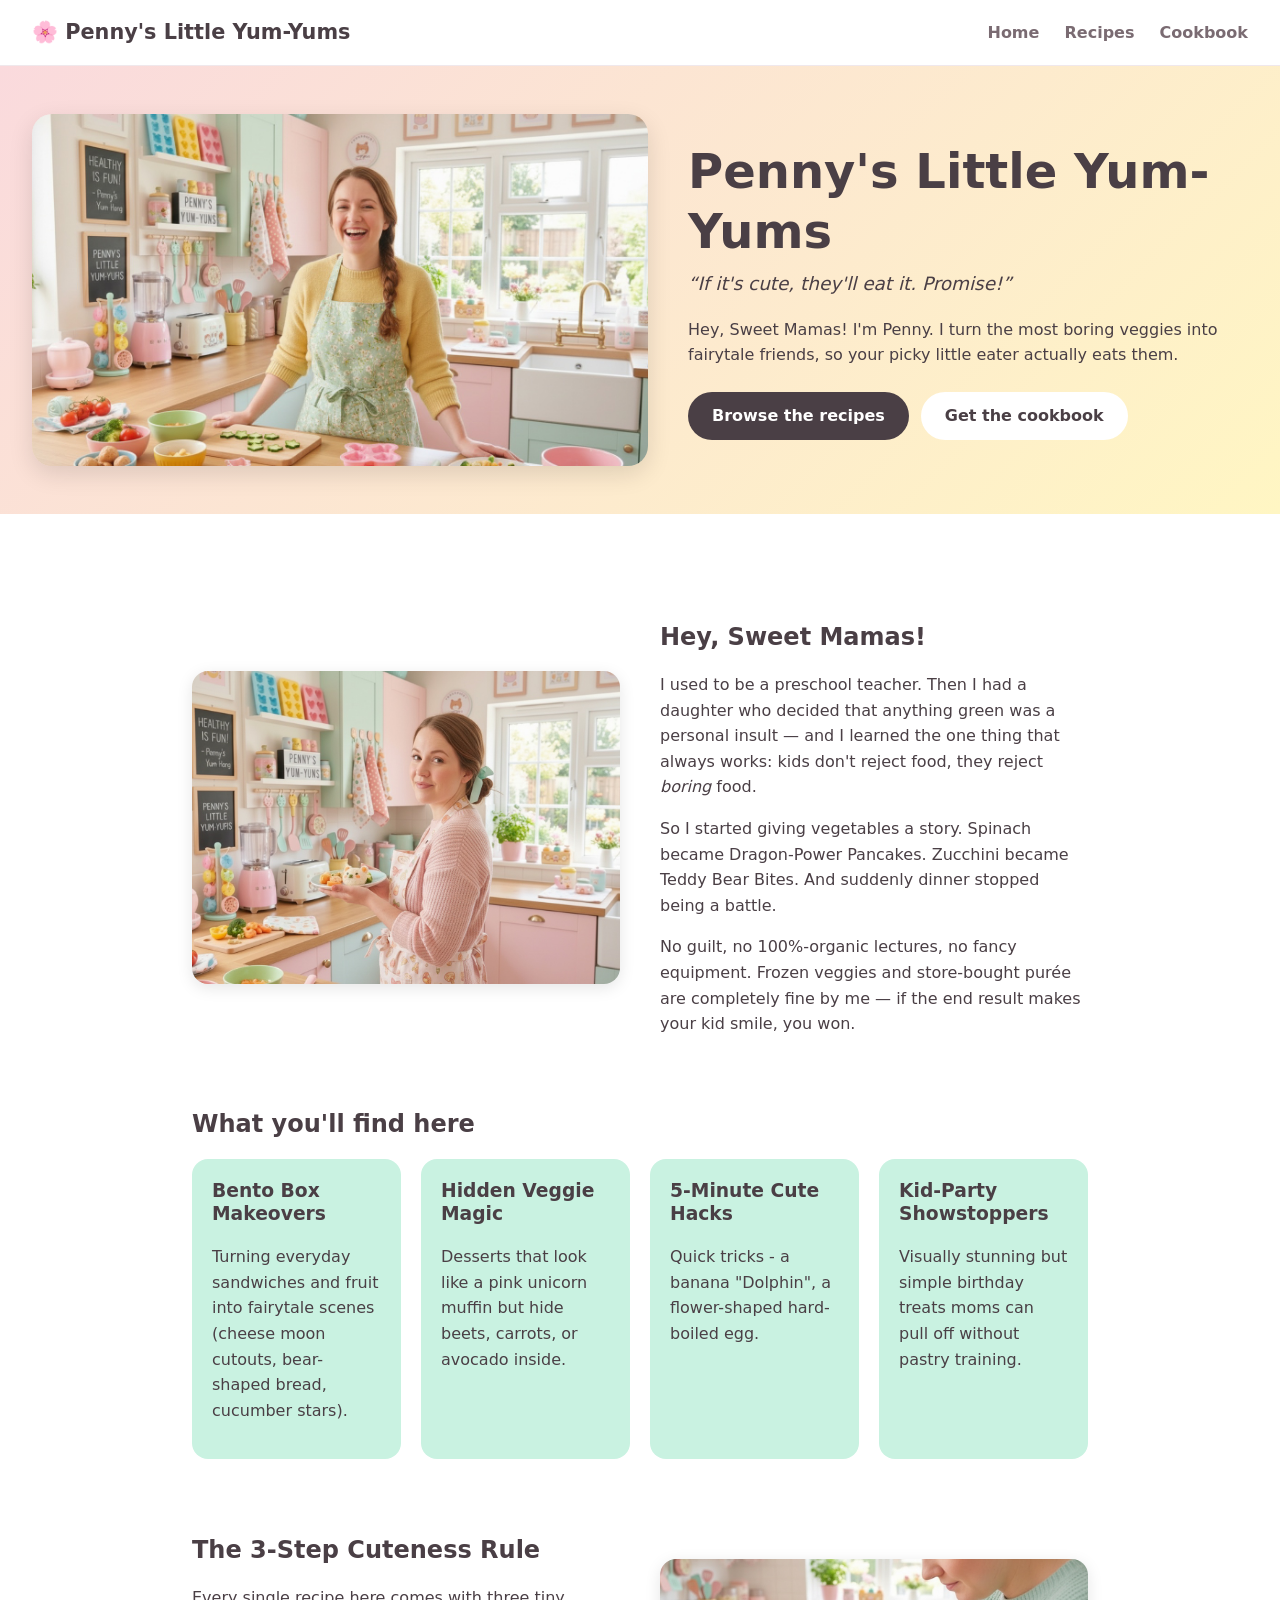
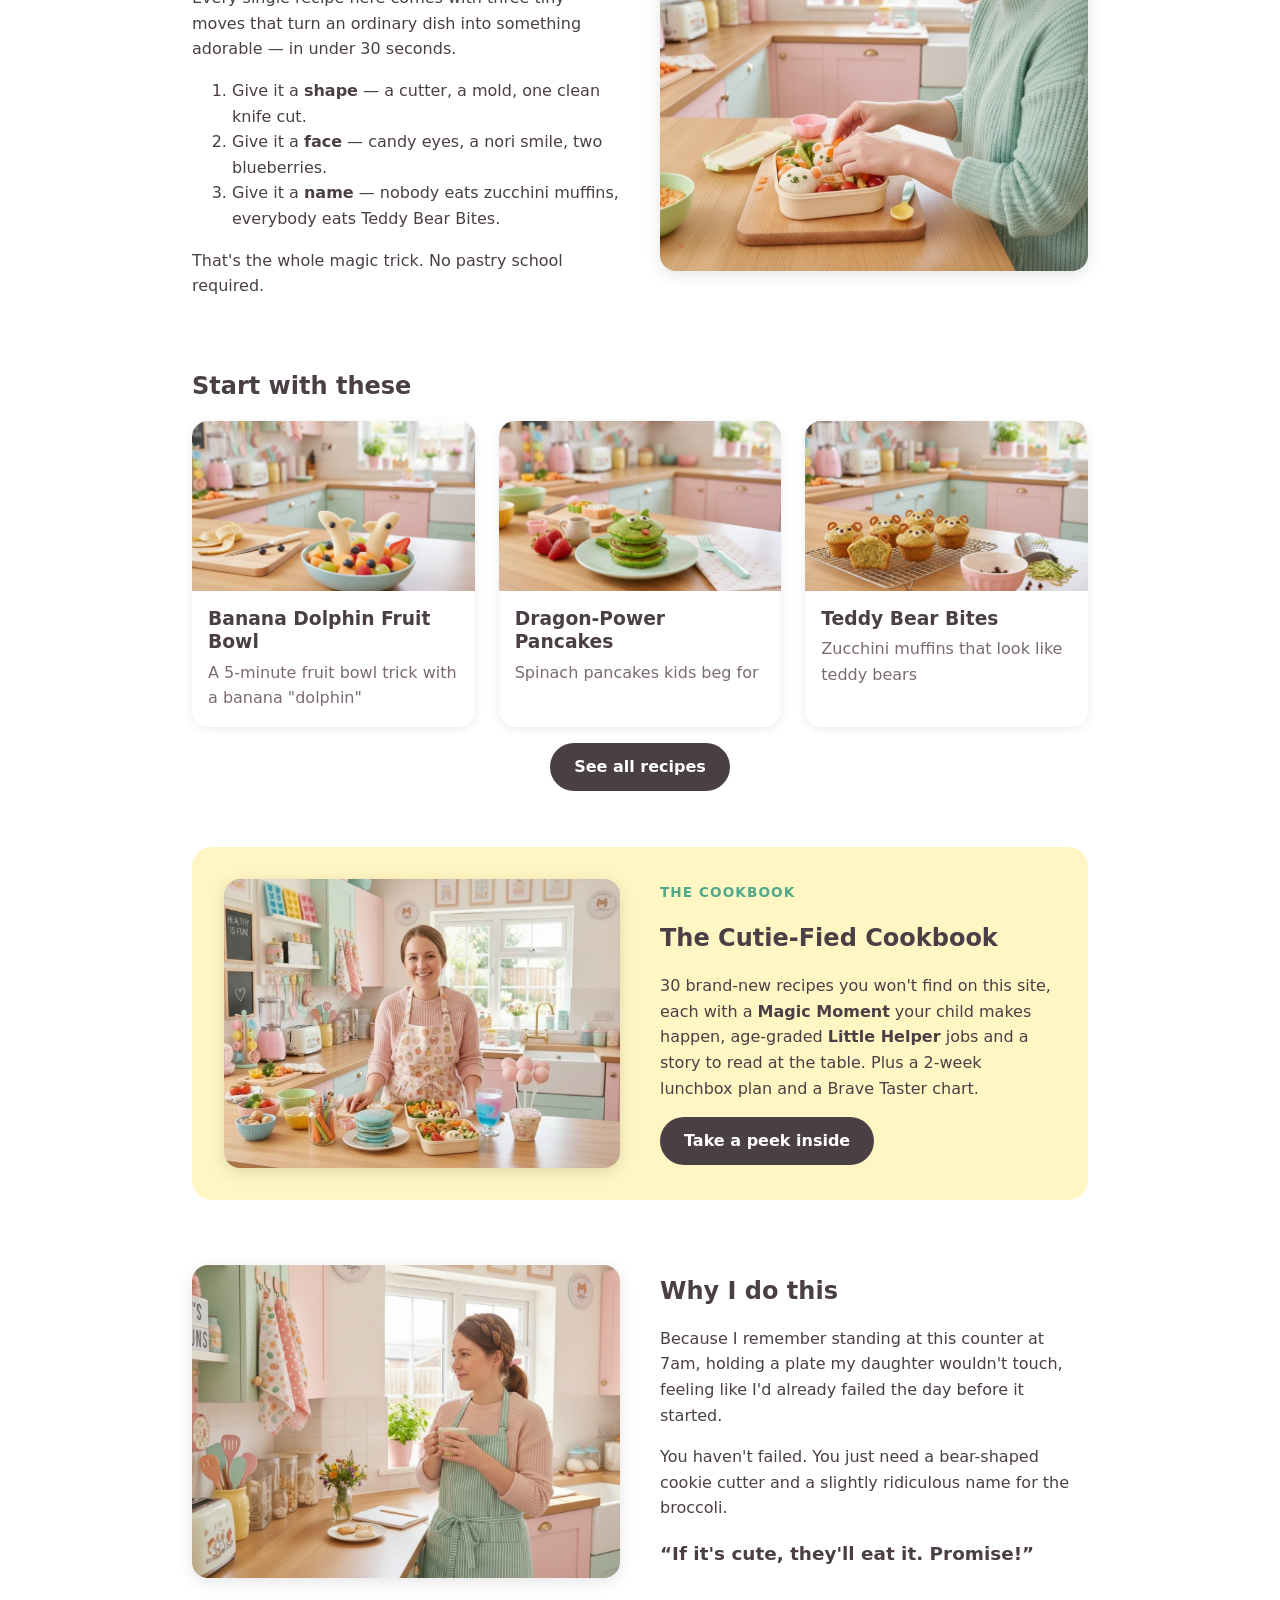
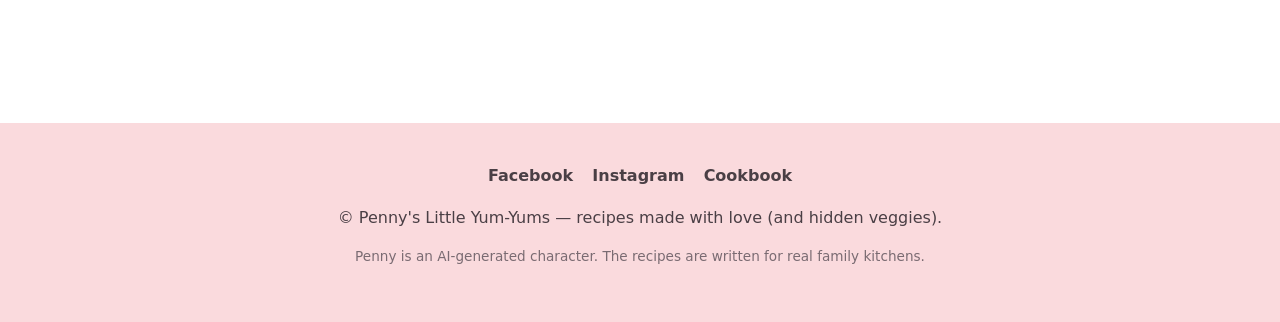
<file: index.html>
<!DOCTYPE html>
<html lang="en">
<head>
<meta charset="UTF-8">
<meta name="viewport" content="width=device-width, initial-scale=1.0">
<title>Penny&#x27;s Little Yum-Yums</title>
<meta name="description" content="Penny doesn&#x27;t just share recipes - she makes food &quot;sellable&quot; to kids by turning it into a story (spinach becomes &quot;Dragon-Power Pancakes&quot;), and gives moms Instagram-worthy bento boxes in the process.">
<meta property="og:site_name" content="Penny&#x27;s Little Yum-Yums">
<meta property="og:type" content="website">
<meta property="og:title" content="Penny&#x27;s Little Yum-Yums">
<meta property="og:description" content="Penny doesn&#x27;t just share recipes - she makes food &quot;sellable&quot; to kids by turning it into a story (spinach becomes &quot;Dragon-Power Pancakes&quot;), and gives moms Instagram-worthy bento boxes in the process.">
<meta property="og:url" content="https://paift.github.io/PennyWeb/">
<meta property="og:image" content="https://paift.github.io/PennyWeb/assets/img/penny-welcome.jpg">

<link rel="stylesheet" href="assets/css/style.css">
</head>
<body>
<nav class="nav">
  <a href="index.html" class="logo">🌸 Penny&#x27;s Little Yum-Yums</a>
  <div class="nav-links">
    <a href="index.html">Home</a>
    <a href="recipes/index.html">Recipes</a>
    <a href="cookbook/index.html">Cookbook</a>
  </div>
</nav>


<header class="home-hero">
  <img src="assets/img/penny-welcome.jpg" alt="Penny in her pastel kitchen">
  <div class="home-hero-text">
    <h1>Penny&#x27;s Little Yum-Yums</h1>
    <p class="tagline">&ldquo;If it&#x27;s cute, they&#x27;ll eat it. Promise!&rdquo;</p>
    <p>Hey, Sweet Mamas! I'm Penny. I turn the most boring veggies into
    fairytale friends, so your picky little eater actually eats them.</p>
    <div class="btn-row">
      <a class="btn" href="recipes/index.html">Browse the recipes</a>
      <a class="btn btn-secondary" href="cookbook/index.html">Get the cookbook</a>
    </div>
  </div>
</header>

<main>
  <section class="split">
    <img src="assets/img/penny-portrait.jpg" alt="Penny holding a bear-shaped rice ball" loading="lazy">
    <div>
      <h2>Hey, Sweet Mamas!</h2>
      <p>I used to be a preschool teacher. Then I had a daughter who decided
      that anything green was a personal insult &mdash; and I learned the one
      thing that always works: kids don't reject food, they reject
      <em>boring</em> food.</p>
      <p>So I started giving vegetables a story. Spinach became
      Dragon-Power Pancakes. Zucchini became Teddy Bear Bites. And suddenly
      dinner stopped being a battle.</p>
      <p>No guilt, no 100%-organic lectures, no fancy equipment. Frozen veggies
      and store-bought pur&eacute;e are completely fine by me &mdash; if the end
      result makes your kid smile, you won.</p>
    </div>
  </section>

  <section>
    <h2>What you'll find here</h2>
    <div class="pillars">
      <div class="pillar">
        <h3>Bento Box Makeovers</h3>
        <p>Turning everyday sandwiches and fruit into fairytale scenes (cheese moon cutouts, bear-shaped bread, cucumber stars).
</p>
      </div>
      <div class="pillar">
        <h3>Hidden Veggie Magic</h3>
        <p>Desserts that look like a pink unicorn muffin but hide beets, carrots, or avocado inside.
</p>
      </div>
      <div class="pillar">
        <h3>5-Minute Cute Hacks</h3>
        <p>Quick tricks - a banana &quot;Dolphin&quot;, a flower-shaped hard-boiled egg.
</p>
      </div>
      <div class="pillar">
        <h3>Kid-Party Showstoppers</h3>
        <p>Visually stunning but simple birthday treats moms can pull off without pastry training.
</p>
      </div>
    </div>
  </section>

  <section class="split reverse">
    <img src="assets/img/penny-bento-hands.jpg" alt="Penny cutting carrot flowers for a bento box" loading="lazy">
    <div>
      <h2>The 3-Step Cuteness Rule</h2>
      <p>Every single recipe here comes with three tiny moves that turn an
      ordinary dish into something adorable &mdash; in under 30 seconds.</p>
      <ol>
        <li>Give it a <strong>shape</strong> &mdash; a cutter, a mold, one clean knife cut.</li>
        <li>Give it a <strong>face</strong> &mdash; candy eyes, a nori smile, two blueberries.</li>
        <li>Give it a <strong>name</strong> &mdash; nobody eats zucchini muffins, everybody eats Teddy Bear Bites.</li>
      </ol>
      <p>That's the whole magic trick. No pastry school required.</p>
    </div>
  </section>

  <section>
    <h2>Start with these</h2>
    <div class="grid">
      <a class="card" href="recipes/banana-dolphin-fruit-bowl.html">
        <img src="assets/img/banana-dolphin-fruit-bowl.jpg" alt="Banana Dolphin Fruit Bowl" loading="lazy">
        <div class="card-body">
          <h3>Banana Dolphin Fruit Bowl</h3>
          <p>A 5-minute fruit bowl trick with a banana &quot;dolphin&quot;</p>
        </div>
      </a>
      <a class="card" href="recipes/dragon-power-pancakes.html">
        <img src="assets/img/dragon-power-pancakes.jpg" alt="Dragon-Power Pancakes" loading="lazy">
        <div class="card-body">
          <h3>Dragon-Power Pancakes</h3>
          <p>Spinach pancakes kids beg for</p>
        </div>
      </a>
      <a class="card" href="recipes/teddy-bear-bites.html">
        <img src="assets/img/teddy-bear-bites.jpg" alt="Teddy Bear Bites" loading="lazy">
        <div class="card-body">
          <h3>Teddy Bear Bites</h3>
          <p>Zucchini muffins that look like teddy bears</p>
        </div>
      </a>
    </div>
    <p class="center"><a class="btn" href="recipes/index.html">See all recipes</a></p>
  </section>

  <section class="book-promo">
    <img src="assets/img/cookbook-cover.jpg" alt="Penny with recipes from the cookbook" loading="lazy">
    <div>
      <p class="eyebrow">The cookbook</p>
      <h2>The Cutie-Fied Cookbook</h2>
      <p>30 brand-new recipes you won't find on this site, each with a
      <strong>Magic Moment</strong> your child makes happen, age-graded
      <strong>Little Helper</strong> jobs and a story to read at the table.
      Plus a 2-week lunchbox plan and a Brave Taster chart.</p>
      <a class="btn" href="cookbook/index.html">Take a peek inside</a>
    </div>
  </section>

  <section class="split">
    <img src="assets/img/penny-tea-moment.jpg" alt="Penny with a cup of tea by the kitchen window" loading="lazy">
    <div>
      <h2>Why I do this</h2>
      <p>Because I remember standing at this counter at 7am, holding a plate
      my daughter wouldn't touch, feeling like I'd already failed the day
      before it started.</p>
      <p>You haven't failed. You just need a bear-shaped cookie cutter and
      a slightly ridiculous name for the broccoli.</p>
      <p class="catchphrase">&ldquo;If it&#x27;s cute, they&#x27;ll eat it. Promise!&rdquo;</p>
    </div>
  </section>
</main>

<footer>
  <div class="social"><a href="https://www.facebook.com/1367307663133346">Facebook</a><a href="https://www.instagram.com/pennys.yumyums/">Instagram</a><a href="https://pennyyumyums.gumroad.com/l/cutie-fied-cookbook">Cookbook</a></div>
  <p>&copy; Penny&#x27;s Little Yum-Yums &mdash; recipes made with love (and hidden veggies).</p>
  <p class="disclosure">Penny is an AI-generated character. The recipes are written for real family kitchens.</p>
</footer>

</body>
</html>
</file>
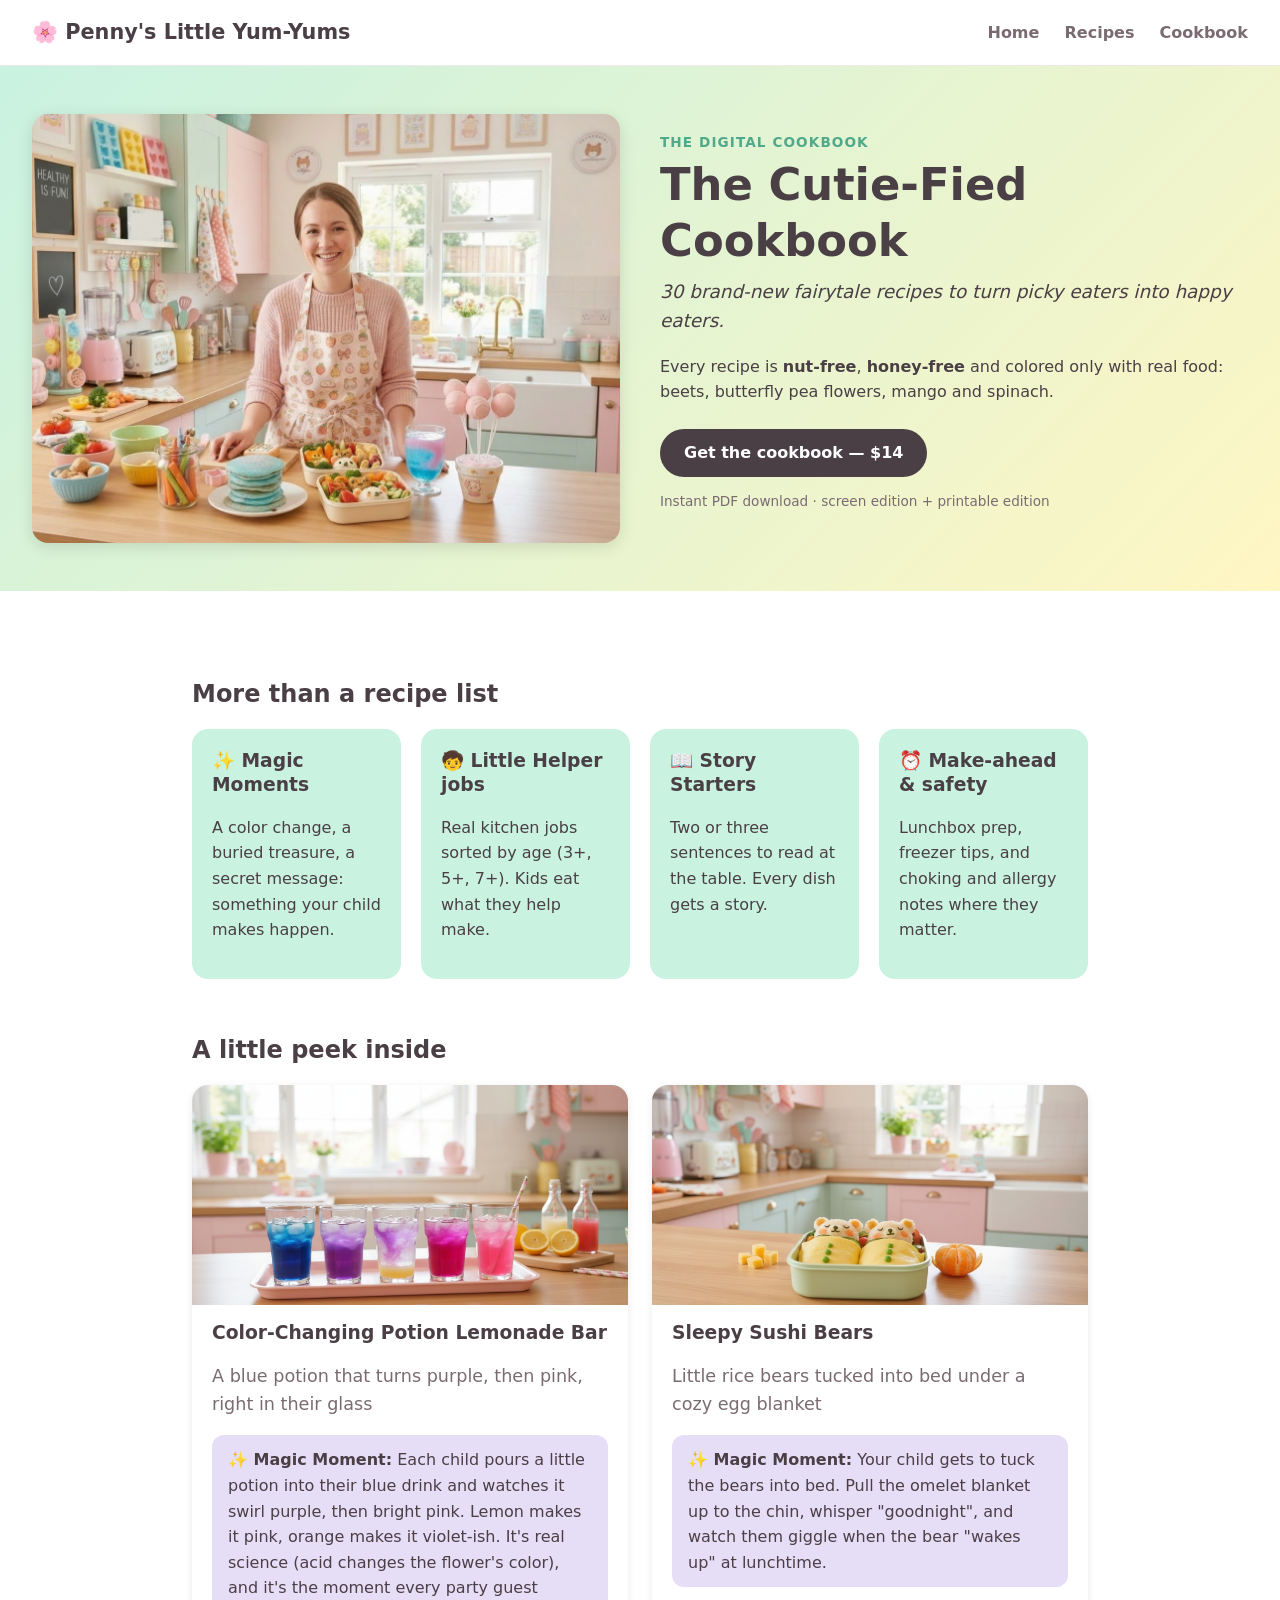
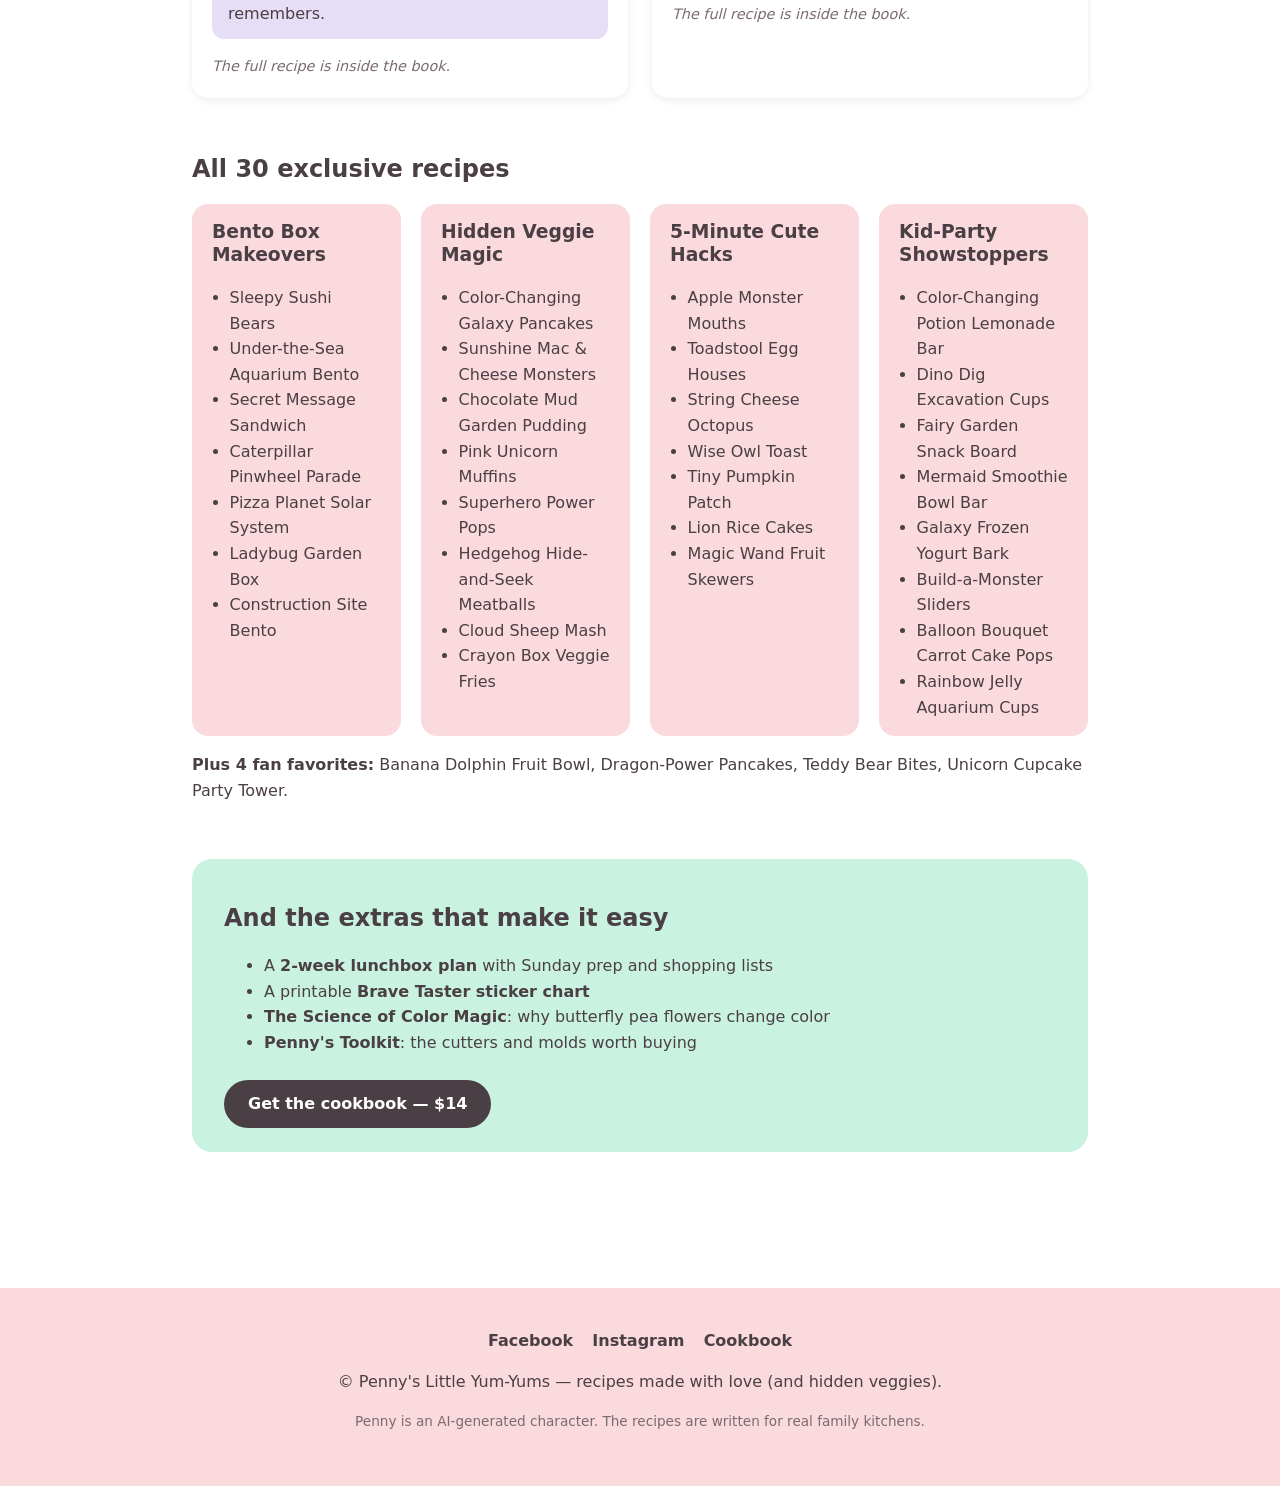
<file: cookbook/index.html>
<!DOCTYPE html>
<html lang="en">
<head>
<meta charset="UTF-8">
<meta name="viewport" content="width=device-width, initial-scale=1.0">
<title>The Cutie-Fied Cookbook | Penny&#x27;s Little Yum-Yums</title>
<meta name="description" content="30 exclusive kid-approved recipes with Magic Moments, a lunchbox plan and a Brave Taster chart.">
<meta property="og:site_name" content="Penny&#x27;s Little Yum-Yums">
<meta property="og:type" content="website">
<meta property="og:title" content="The Cutie-Fied Cookbook | Penny&#x27;s Little Yum-Yums">
<meta property="og:description" content="30 exclusive kid-approved recipes with Magic Moments, a lunchbox plan and a Brave Taster chart.">
<meta property="og:url" content="https://paift.github.io/PennyWeb/cookbook/index.html">
<meta property="og:image" content="https://paift.github.io/PennyWeb/assets/img/cookbook-cover.jpg">

<link rel="stylesheet" href="../assets/css/style.css">
</head>
<body>
<nav class="nav">
  <a href="../index.html" class="logo">🌸 Penny&#x27;s Little Yum-Yums</a>
  <div class="nav-links">
    <a href="../index.html">Home</a>
    <a href="../recipes/index.html">Recipes</a>
    <a href="../cookbook/index.html">Cookbook</a>
  </div>
</nav>


<header class="book-hero">
  <img src="../assets/img/cookbook-cover.jpg" alt="Penny with recipes from the cookbook">
  <div>
    <p class="eyebrow">The digital cookbook</p>
    <h1>The Cutie-Fied Cookbook</h1>
    <p class="tagline">30 brand-new fairytale recipes to turn picky eaters into happy eaters.</p>
    <p>Every recipe is <strong>nut-free</strong>, <strong>honey-free</strong> and colored
    only with real food: beets, butterfly pea flowers, mango and spinach.</p>
    <div class="btn-row"><a class="btn" href="https://pennyyumyums.gumroad.com/l/cutie-fied-cookbook?utm_source=website&amp;utm_medium=site&amp;utm_campaign=cookbook-page">Get the cookbook &mdash; $14</a></div>
    <p class="small">Instant PDF download &middot; screen edition + printable edition</p>
  </div>
</header>

<main>
  <section>
    <h2>More than a recipe list</h2>
    <div class="pillars">
      <div class="pillar"><h3>&#10024; Magic Moments</h3><p>A color change, a buried treasure, a secret message: something your child makes happen.</p></div>
      <div class="pillar"><h3>&#129490; Little Helper jobs</h3><p>Real kitchen jobs sorted by age (3+, 5+, 7+). Kids eat what they help make.</p></div>
      <div class="pillar"><h3>&#128214; Story Starters</h3><p>Two or three sentences to read at the table. Every dish gets a story.</p></div>
      <div class="pillar"><h3>&#9200; Make-ahead &amp; safety</h3><p>Lunchbox prep, freezer tips, and choking and allergy notes where they matter.</p></div>
    </div>
  </section>

  <section>
    <h2>A little peek inside</h2>
    <div class="teasers">
      <article class="teaser">
        <img src="../assets/img/teaser-color-changing-potion-lemonade.jpg" alt="Color-Changing Potion Lemonade Bar" loading="lazy">
        <div class="teaser-body">
          <h3>Color-Changing Potion Lemonade Bar</h3>
          <p class="subtitle">A blue potion that turns purple, then pink, right in their glass</p>
          <p class="magic"><strong>&#10024; Magic Moment:</strong> Each child pours a little potion into their blue drink and watches it swirl purple, then bright pink. Lemon makes it pink, orange makes it violet-ish. It&#x27;s real science (acid changes the flower&#x27;s color), and it&#x27;s the moment every party guest remembers.
</p>
          <p class="locked">The full recipe is inside the book.</p>
        </div>
      </article>
      <article class="teaser">
        <img src="../assets/img/teaser-sleepy-sushi-bears.jpg" alt="Sleepy Sushi Bears" loading="lazy">
        <div class="teaser-body">
          <h3>Sleepy Sushi Bears</h3>
          <p class="subtitle">Little rice bears tucked into bed under a cozy egg blanket</p>
          <p class="magic"><strong>&#10024; Magic Moment:</strong> Your child gets to tuck the bears into bed. Pull the omelet blanket up to the chin, whisper &quot;goodnight&quot;, and watch them giggle when the bear &quot;wakes up&quot; at lunchtime.
</p>
          <p class="locked">The full recipe is inside the book.</p>
        </div>
      </article>
    </div>
  </section>

  <section>
    <h2>All 30 exclusive recipes</h2>
    <div class="chapters"><div class="chapter-list"><h3>Bento Box Makeovers</h3><ul><li>Sleepy Sushi Bears</li><li>Under-the-Sea Aquarium Bento</li><li>Secret Message Sandwich</li><li>Caterpillar Pinwheel Parade</li><li>Pizza Planet Solar System</li><li>Ladybug Garden Box</li><li>Construction Site Bento</li></ul></div><div class="chapter-list"><h3>Hidden Veggie Magic</h3><ul><li>Color-Changing Galaxy Pancakes</li><li>Sunshine Mac &amp; Cheese Monsters</li><li>Chocolate Mud Garden Pudding</li><li>Pink Unicorn Muffins</li><li>Superhero Power Pops</li><li>Hedgehog Hide-and-Seek Meatballs</li><li>Cloud Sheep Mash</li><li>Crayon Box Veggie Fries</li></ul></div><div class="chapter-list"><h3>5-Minute Cute Hacks</h3><ul><li>Apple Monster Mouths</li><li>Toadstool Egg Houses</li><li>String Cheese Octopus</li><li>Wise Owl Toast</li><li>Tiny Pumpkin Patch</li><li>Lion Rice Cakes</li><li>Magic Wand Fruit Skewers</li></ul></div><div class="chapter-list"><h3>Kid-Party Showstoppers</h3><ul><li>Color-Changing Potion Lemonade Bar</li><li>Dino Dig Excavation Cups</li><li>Fairy Garden Snack Board</li><li>Mermaid Smoothie Bowl Bar</li><li>Galaxy Frozen Yogurt Bark</li><li>Build-a-Monster Sliders</li><li>Balloon Bouquet Carrot Cake Pops</li><li>Rainbow Jelly Aquarium Cups</li></ul></div></div>
    <p><strong>Plus 4 fan favorites:</strong> Banana Dolphin Fruit Bowl, Dragon-Power Pancakes, Teddy Bear Bites, Unicorn Cupcake Party Tower.</p>
  </section>

  <section class="extras">
    <h2>And the extras that make it easy</h2>
    <ul>
      <li>A <strong>2-week lunchbox plan</strong> with Sunday prep and shopping lists</li>
      <li>A printable <strong>Brave Taster sticker chart</strong></li>
      <li><strong>The Science of Color Magic</strong>: why butterfly pea flowers change color</li>
      <li><strong>Penny's Toolkit</strong>: the cutters and molds worth buying</li>
    </ul>
    <div class="btn-row"><a class="btn" href="https://pennyyumyums.gumroad.com/l/cutie-fied-cookbook?utm_source=website&amp;utm_medium=site&amp;utm_campaign=cookbook-page">Get the cookbook &mdash; $14</a></div>
  </section>
</main>

<footer>
  <div class="social"><a href="https://www.facebook.com/1367307663133346">Facebook</a><a href="https://www.instagram.com/pennys.yumyums/">Instagram</a><a href="https://pennyyumyums.gumroad.com/l/cutie-fied-cookbook">Cookbook</a></div>
  <p>&copy; Penny&#x27;s Little Yum-Yums &mdash; recipes made with love (and hidden veggies).</p>
  <p class="disclosure">Penny is an AI-generated character. The recipes are written for real family kitchens.</p>
</footer>

</body>
</html>
</file>
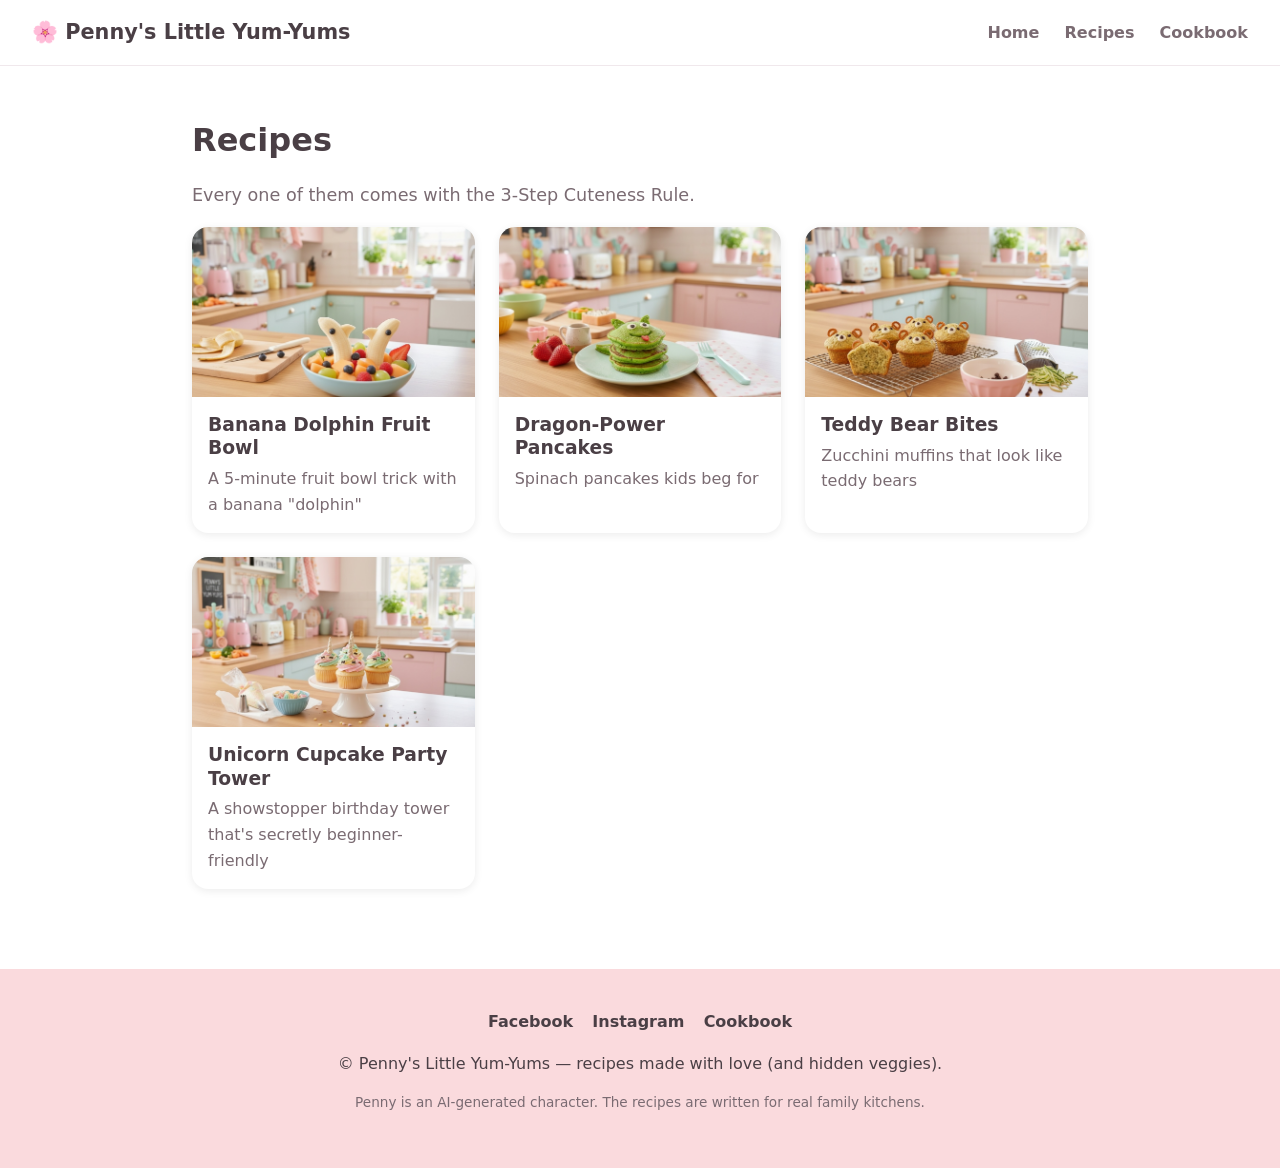
<file: recipes/index.html>
<!DOCTYPE html>
<html lang="en">
<head>
<meta charset="UTF-8">
<meta name="viewport" content="width=device-width, initial-scale=1.0">
<title>Recipes | Penny&#x27;s Little Yum-Yums</title>
<meta name="description" content="Cute, kid-approved recipes with hidden veggies and 30-second cuteness hacks.">
<meta property="og:site_name" content="Penny&#x27;s Little Yum-Yums">
<meta property="og:type" content="website">
<meta property="og:title" content="Recipes | Penny&#x27;s Little Yum-Yums">
<meta property="og:description" content="Cute, kid-approved recipes with hidden veggies and 30-second cuteness hacks.">
<meta property="og:url" content="https://paift.github.io/PennyWeb/recipes/index.html">
<meta property="og:image" content="https://paift.github.io/PennyWeb/assets/img/banana-dolphin-fruit-bowl.jpg">

<link rel="stylesheet" href="../assets/css/style.css">
</head>
<body>
<nav class="nav">
  <a href="../index.html" class="logo">🌸 Penny&#x27;s Little Yum-Yums</a>
  <div class="nav-links">
    <a href="../index.html">Home</a>
    <a href="../recipes/index.html">Recipes</a>
    <a href="../cookbook/index.html">Cookbook</a>
  </div>
</nav>


<main>
  <h1>Recipes</h1>
  <p class="subtitle">Every one of them comes with the 3-Step Cuteness Rule.</p>
  <div class="grid">
      <a class="card" href="banana-dolphin-fruit-bowl.html">
        <img src="../assets/img/banana-dolphin-fruit-bowl.jpg" alt="Banana Dolphin Fruit Bowl" loading="lazy">
        <div class="card-body">
          <h3>Banana Dolphin Fruit Bowl</h3>
          <p>A 5-minute fruit bowl trick with a banana &quot;dolphin&quot;</p>
        </div>
      </a>
      <a class="card" href="dragon-power-pancakes.html">
        <img src="../assets/img/dragon-power-pancakes.jpg" alt="Dragon-Power Pancakes" loading="lazy">
        <div class="card-body">
          <h3>Dragon-Power Pancakes</h3>
          <p>Spinach pancakes kids beg for</p>
        </div>
      </a>
      <a class="card" href="teddy-bear-bites.html">
        <img src="../assets/img/teddy-bear-bites.jpg" alt="Teddy Bear Bites" loading="lazy">
        <div class="card-body">
          <h3>Teddy Bear Bites</h3>
          <p>Zucchini muffins that look like teddy bears</p>
        </div>
      </a>
      <a class="card" href="unicorn-cupcake-party-tower.html">
        <img src="../assets/img/unicorn-cupcake-party-tower.jpg" alt="Unicorn Cupcake Party Tower" loading="lazy">
        <div class="card-body">
          <h3>Unicorn Cupcake Party Tower</h3>
          <p>A showstopper birthday tower that&#x27;s secretly beginner-friendly</p>
        </div>
      </a>
  </div>
</main>

<footer>
  <div class="social"><a href="https://www.facebook.com/1367307663133346">Facebook</a><a href="https://www.instagram.com/pennys.yumyums/">Instagram</a><a href="https://pennyyumyums.gumroad.com/l/cutie-fied-cookbook">Cookbook</a></div>
  <p>&copy; Penny&#x27;s Little Yum-Yums &mdash; recipes made with love (and hidden veggies).</p>
  <p class="disclosure">Penny is an AI-generated character. The recipes are written for real family kitchens.</p>
</footer>

</body>
</html>
</file>
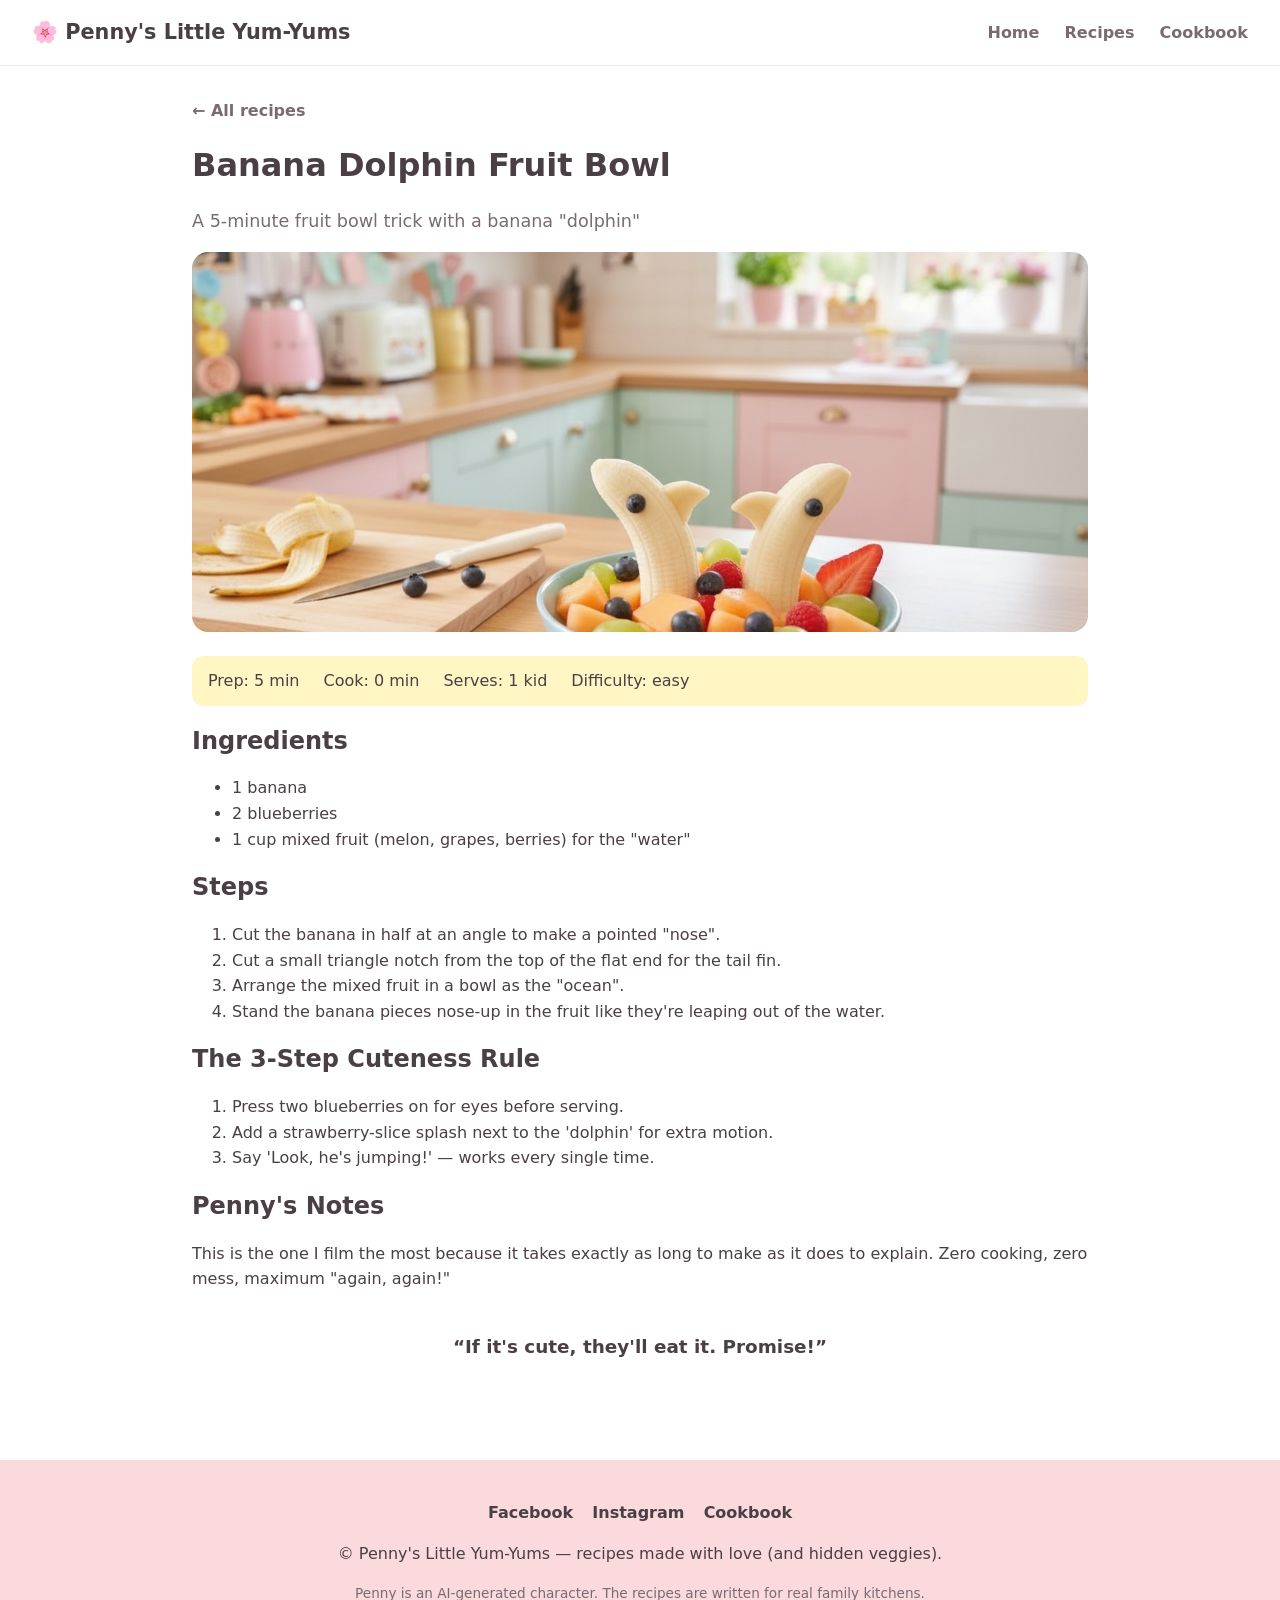
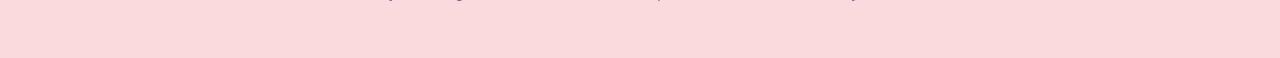
<file: recipes/banana-dolphin-fruit-bowl.html>
<!DOCTYPE html>
<html lang="en">
<head>
<meta charset="UTF-8">
<meta name="viewport" content="width=device-width, initial-scale=1.0">
<title>Banana Dolphin Fruit Bowl | Penny&#x27;s Little Yum-Yums</title>
<meta name="description" content="A 5-minute fruit bowl trick with a banana &quot;dolphin&quot;">
<meta property="og:site_name" content="Penny&#x27;s Little Yum-Yums">
<meta property="og:type" content="article">
<meta property="og:title" content="Banana Dolphin Fruit Bowl | Penny&#x27;s Little Yum-Yums">
<meta property="og:description" content="A 5-minute fruit bowl trick with a banana &quot;dolphin&quot;">
<meta property="og:url" content="https://paift.github.io/PennyWeb/recipes/banana-dolphin-fruit-bowl.html">
<meta property="og:image" content="https://paift.github.io/PennyWeb/assets/img/banana-dolphin-fruit-bowl.jpg">
<script type="application/ld+json">{"@context": "https://schema.org", "@type": "Recipe", "name": "Banana Dolphin Fruit Bowl", "description": "A 5-minute fruit bowl trick with a banana \"dolphin\"", "image": ["https://paift.github.io/PennyWeb/assets/img/banana-dolphin-fruit-bowl.jpg"], "author": {"@type": "Organization", "name": "Penny's Little Yum-Yums"}, "prepTime": "PT5M", "cookTime": "PT0M", "totalTime": "PT5M", "recipeYield": "1 kid", "recipeCategory": "Kids snack", "keywords": "picky eater, kids recipe, snack, no-cook, fruit", "recipeIngredient": ["1 banana", "2 blueberries", "1 cup mixed fruit (melon, grapes, berries) for the \"water\""], "recipeInstructions": [{"@type": "HowToStep", "text": "Cut the banana in half at an angle to make a pointed \"nose\"."}, {"@type": "HowToStep", "text": "Cut a small triangle notch from the top of the flat end for the tail fin."}, {"@type": "HowToStep", "text": "Arrange the mixed fruit in a bowl as the \"ocean\"."}, {"@type": "HowToStep", "text": "Stand the banana pieces nose-up in the fruit like they're leaping out of the water."}]}</script>
<link rel="stylesheet" href="../assets/css/style.css">
</head>
<body>
<nav class="nav">
  <a href="../index.html" class="logo">🌸 Penny&#x27;s Little Yum-Yums</a>
  <div class="nav-links">
    <a href="../index.html">Home</a>
    <a href="../recipes/index.html">Recipes</a>
    <a href="../cookbook/index.html">Cookbook</a>
  </div>
</nav>


<main class="recipe">
  <a class="back" href="index.html">&larr; All recipes</a>
  <h1>Banana Dolphin Fruit Bowl</h1>
  <p class="subtitle">A 5-minute fruit bowl trick with a banana &quot;dolphin&quot;</p>
  <img class="hero-image" src="../assets/img/banana-dolphin-fruit-bowl.jpg" alt="Banana Dolphin Fruit Bowl">
  
  <div class="meta">
    <span>Prep: 5 min</span>
    <span>Cook: 0 min</span>
    <span>Serves: 1 kid</span>
    <span>Difficulty: easy</span>
  </div>
  <h2>Ingredients</h2>
  <ul><li>1 banana</li><li>2 blueberries</li><li>1 cup mixed fruit (melon, grapes, berries) for the &quot;water&quot;</li></ul>
  <h2>Steps</h2>
  <ol><li>Cut the banana in half at an angle to make a pointed &quot;nose&quot;.</li><li>Cut a small triangle notch from the top of the flat end for the tail fin.</li><li>Arrange the mixed fruit in a bowl as the &quot;ocean&quot;.</li><li>Stand the banana pieces nose-up in the fruit like they&#x27;re leaping out of the water.</li></ol>
  <h2>The 3-Step Cuteness Rule</h2>
  <ol><li>Press two blueberries on for eyes before serving.</li><li>Add a strawberry-slice splash next to the &#x27;dolphin&#x27; for extra motion.</li><li>Say &#x27;Look, he&#x27;s jumping!&#x27; — works every single time.</li></ol>
  <h2>Penny's Notes</h2><p>This is the one I film the most because it takes exactly as long to make
as it does to explain. Zero cooking, zero mess, maximum &quot;again, again!&quot;</p>
  <p class="catchphrase">&ldquo;If it&#x27;s cute, they&#x27;ll eat it. Promise!&rdquo;</p>
</main>

<footer>
  <div class="social"><a href="https://www.facebook.com/1367307663133346">Facebook</a><a href="https://www.instagram.com/pennys.yumyums/">Instagram</a><a href="https://pennyyumyums.gumroad.com/l/cutie-fied-cookbook">Cookbook</a></div>
  <p>&copy; Penny&#x27;s Little Yum-Yums &mdash; recipes made with love (and hidden veggies).</p>
  <p class="disclosure">Penny is an AI-generated character. The recipes are written for real family kitchens.</p>
</footer>

</body>
</html>
</file>
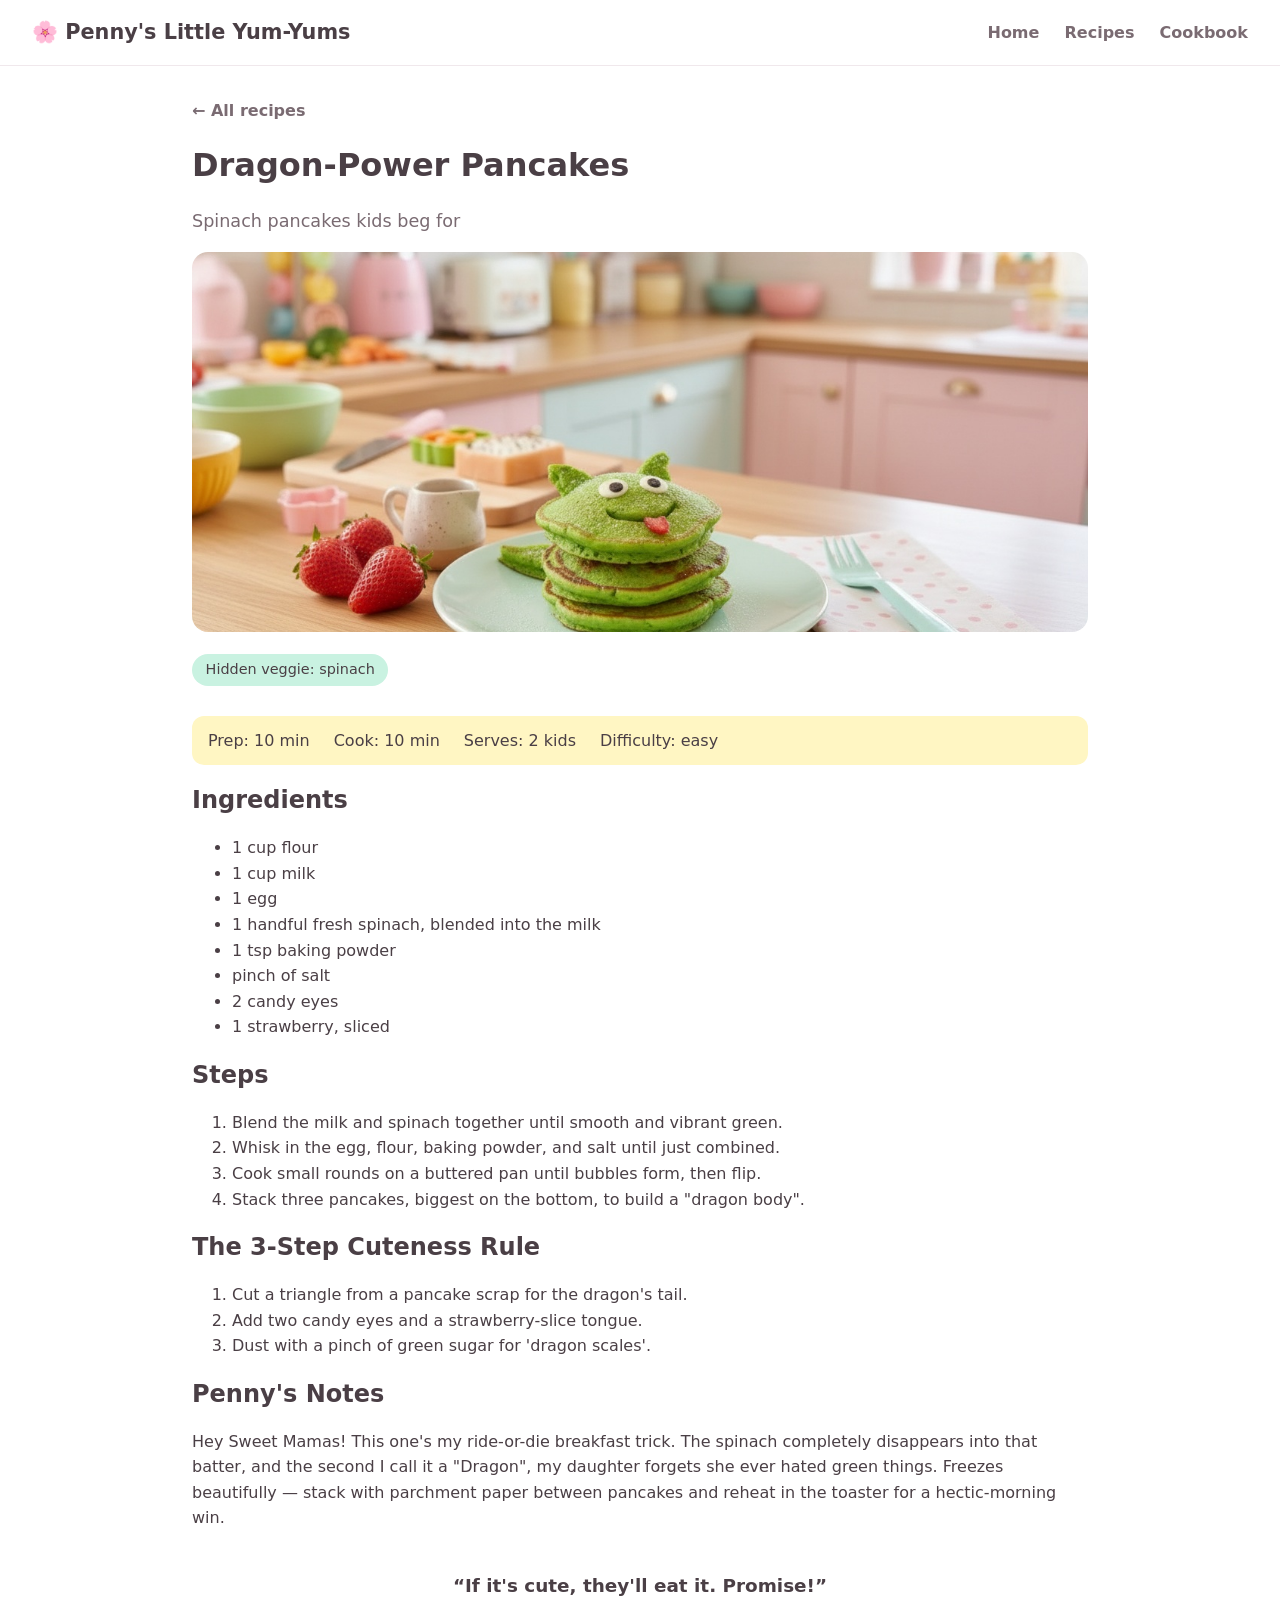
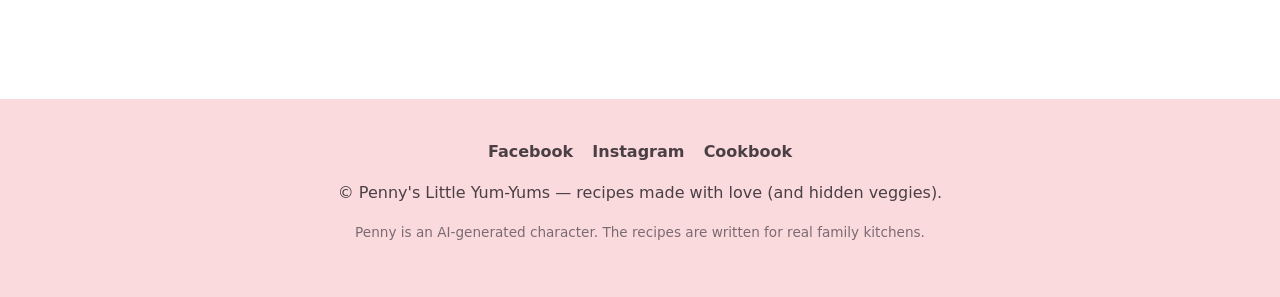
<file: recipes/dragon-power-pancakes.html>
<!DOCTYPE html>
<html lang="en">
<head>
<meta charset="UTF-8">
<meta name="viewport" content="width=device-width, initial-scale=1.0">
<title>Dragon-Power Pancakes | Penny&#x27;s Little Yum-Yums</title>
<meta name="description" content="Spinach pancakes kids beg for">
<meta property="og:site_name" content="Penny&#x27;s Little Yum-Yums">
<meta property="og:type" content="article">
<meta property="og:title" content="Dragon-Power Pancakes | Penny&#x27;s Little Yum-Yums">
<meta property="og:description" content="Spinach pancakes kids beg for">
<meta property="og:url" content="https://paift.github.io/PennyWeb/recipes/dragon-power-pancakes.html">
<meta property="og:image" content="https://paift.github.io/PennyWeb/assets/img/dragon-power-pancakes.jpg">
<script type="application/ld+json">{"@context": "https://schema.org", "@type": "Recipe", "name": "Dragon-Power Pancakes", "description": "Spinach pancakes kids beg for", "image": ["https://paift.github.io/PennyWeb/assets/img/dragon-power-pancakes.jpg"], "author": {"@type": "Organization", "name": "Penny's Little Yum-Yums"}, "prepTime": "PT10M", "cookTime": "PT10M", "totalTime": "PT20M", "recipeYield": "2 kids", "recipeCategory": "Kids snack", "keywords": "picky eater, kids recipe, breakfast, veggie-boost, freezer-friendly", "recipeIngredient": ["1 cup flour", "1 cup milk", "1 egg", "1 handful fresh spinach, blended into the milk", "1 tsp baking powder", "pinch of salt", "2 candy eyes", "1 strawberry, sliced"], "recipeInstructions": [{"@type": "HowToStep", "text": "Blend the milk and spinach together until smooth and vibrant green."}, {"@type": "HowToStep", "text": "Whisk in the egg, flour, baking powder, and salt until just combined."}, {"@type": "HowToStep", "text": "Cook small rounds on a buttered pan until bubbles form, then flip."}, {"@type": "HowToStep", "text": "Stack three pancakes, biggest on the bottom, to build a \"dragon body\"."}]}</script>
<link rel="stylesheet" href="../assets/css/style.css">
</head>
<body>
<nav class="nav">
  <a href="../index.html" class="logo">🌸 Penny&#x27;s Little Yum-Yums</a>
  <div class="nav-links">
    <a href="../index.html">Home</a>
    <a href="../recipes/index.html">Recipes</a>
    <a href="../cookbook/index.html">Cookbook</a>
  </div>
</nav>


<main class="recipe">
  <a class="back" href="index.html">&larr; All recipes</a>
  <h1>Dragon-Power Pancakes</h1>
  <p class="subtitle">Spinach pancakes kids beg for</p>
  <img class="hero-image" src="../assets/img/dragon-power-pancakes.jpg" alt="Dragon-Power Pancakes">
  <p class='veggie-badge'>Hidden veggie: spinach</p>
  <div class="meta">
    <span>Prep: 10 min</span>
    <span>Cook: 10 min</span>
    <span>Serves: 2 kids</span>
    <span>Difficulty: easy</span>
  </div>
  <h2>Ingredients</h2>
  <ul><li>1 cup flour</li><li>1 cup milk</li><li>1 egg</li><li>1 handful fresh spinach, blended into the milk</li><li>1 tsp baking powder</li><li>pinch of salt</li><li>2 candy eyes</li><li>1 strawberry, sliced</li></ul>
  <h2>Steps</h2>
  <ol><li>Blend the milk and spinach together until smooth and vibrant green.</li><li>Whisk in the egg, flour, baking powder, and salt until just combined.</li><li>Cook small rounds on a buttered pan until bubbles form, then flip.</li><li>Stack three pancakes, biggest on the bottom, to build a &quot;dragon body&quot;.</li></ol>
  <h2>The 3-Step Cuteness Rule</h2>
  <ol><li>Cut a triangle from a pancake scrap for the dragon&#x27;s tail.</li><li>Add two candy eyes and a strawberry-slice tongue.</li><li>Dust with a pinch of green sugar for &#x27;dragon scales&#x27;.</li></ol>
  <h2>Penny's Notes</h2><p>Hey Sweet Mamas! This one&#x27;s my ride-or-die breakfast trick. The spinach
completely disappears into that batter, and the second I call it a
&quot;Dragon&quot;, my daughter forgets she ever hated green things. Freezes
beautifully — stack with parchment paper between pancakes and reheat in
the toaster for a hectic-morning win.</p>
  <p class="catchphrase">&ldquo;If it&#x27;s cute, they&#x27;ll eat it. Promise!&rdquo;</p>
</main>

<footer>
  <div class="social"><a href="https://www.facebook.com/1367307663133346">Facebook</a><a href="https://www.instagram.com/pennys.yumyums/">Instagram</a><a href="https://pennyyumyums.gumroad.com/l/cutie-fied-cookbook">Cookbook</a></div>
  <p>&copy; Penny&#x27;s Little Yum-Yums &mdash; recipes made with love (and hidden veggies).</p>
  <p class="disclosure">Penny is an AI-generated character. The recipes are written for real family kitchens.</p>
</footer>

</body>
</html>
</file>
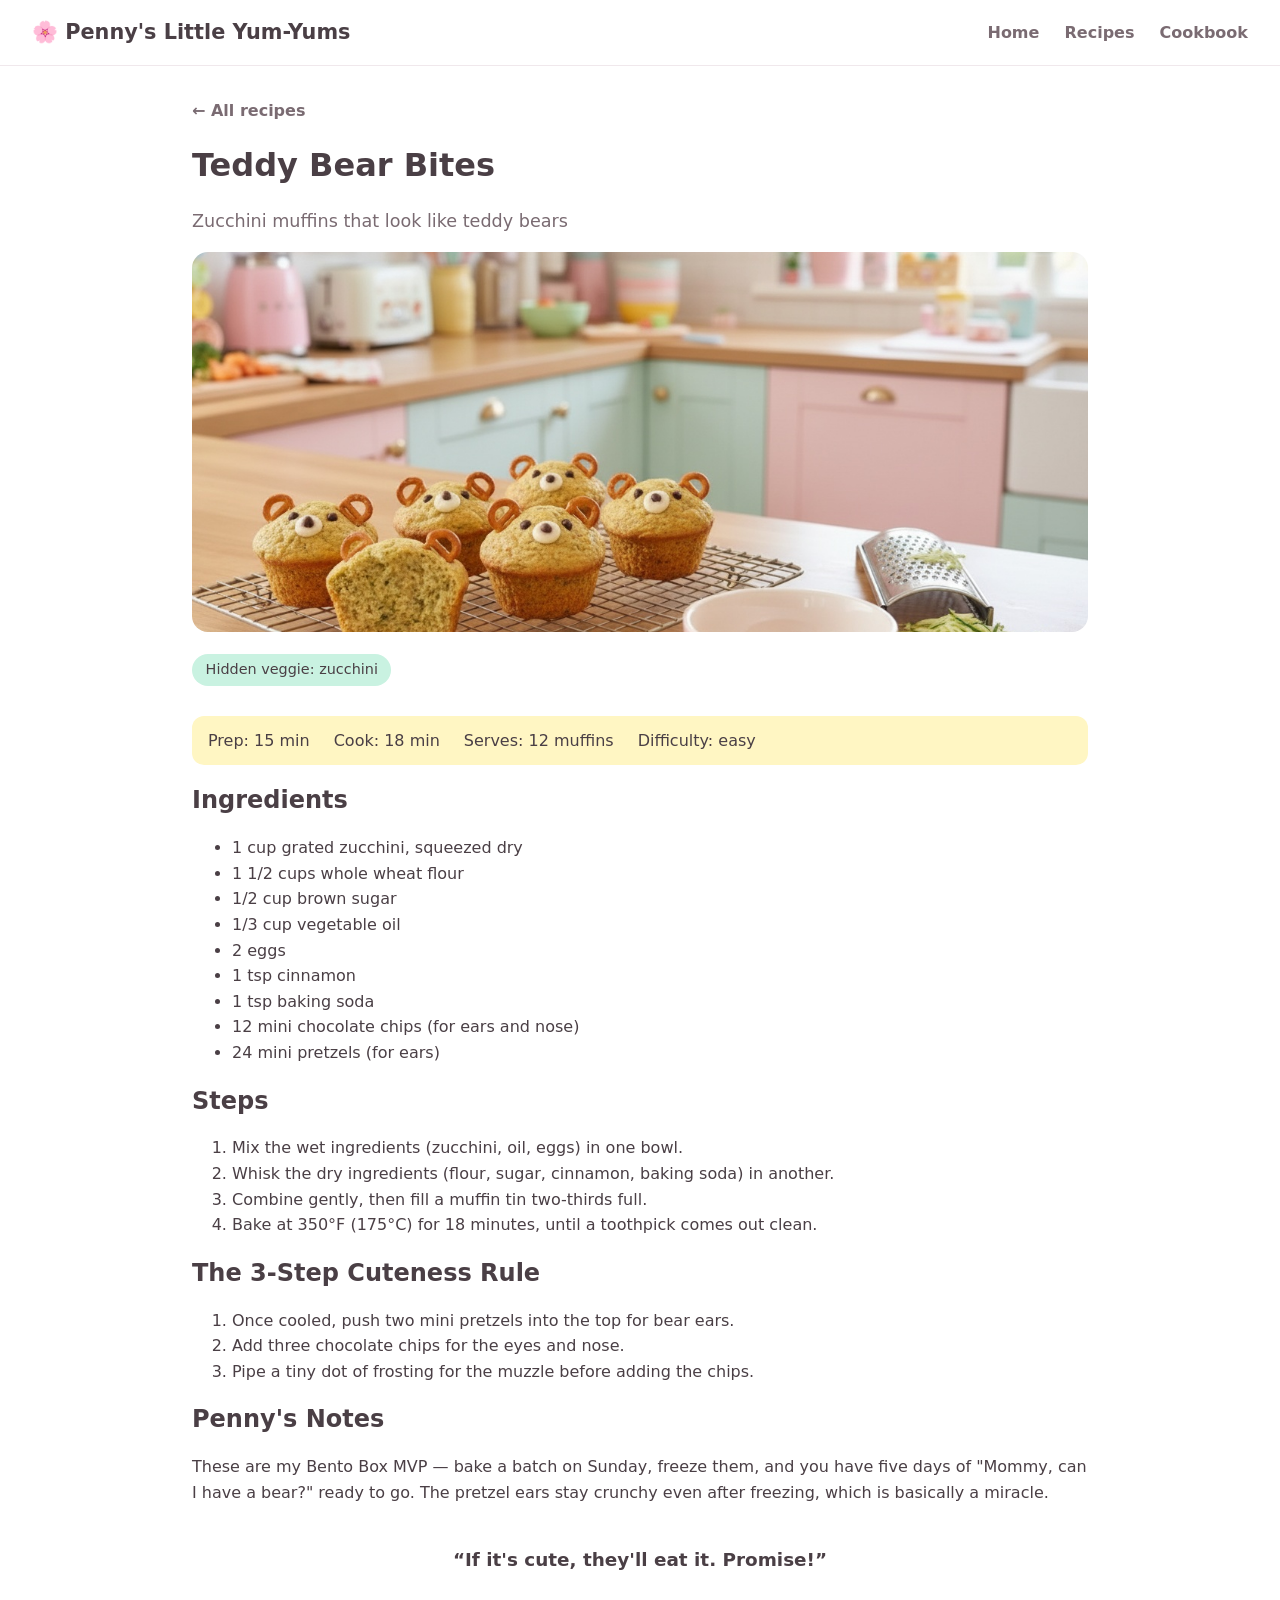
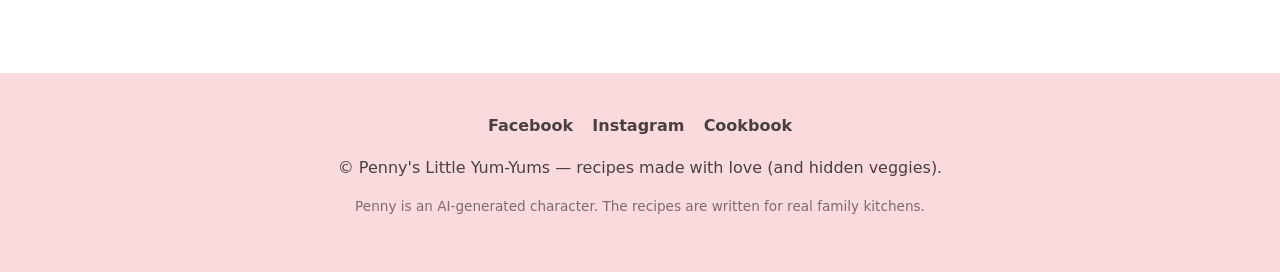
<file: recipes/teddy-bear-bites.html>
<!DOCTYPE html>
<html lang="en">
<head>
<meta charset="UTF-8">
<meta name="viewport" content="width=device-width, initial-scale=1.0">
<title>Teddy Bear Bites | Penny&#x27;s Little Yum-Yums</title>
<meta name="description" content="Zucchini muffins that look like teddy bears">
<meta property="og:site_name" content="Penny&#x27;s Little Yum-Yums">
<meta property="og:type" content="article">
<meta property="og:title" content="Teddy Bear Bites | Penny&#x27;s Little Yum-Yums">
<meta property="og:description" content="Zucchini muffins that look like teddy bears">
<meta property="og:url" content="https://paift.github.io/PennyWeb/recipes/teddy-bear-bites.html">
<meta property="og:image" content="https://paift.github.io/PennyWeb/assets/img/teddy-bear-bites.jpg">
<script type="application/ld+json">{"@context": "https://schema.org", "@type": "Recipe", "name": "Teddy Bear Bites", "description": "Zucchini muffins that look like teddy bears", "image": ["https://paift.github.io/PennyWeb/assets/img/teddy-bear-bites.jpg"], "author": {"@type": "Organization", "name": "Penny's Little Yum-Yums"}, "prepTime": "PT15M", "cookTime": "PT18M", "totalTime": "PT33M", "recipeYield": "12 muffins", "recipeCategory": "Kids snack", "keywords": "picky eater, kids recipe, snack, veggie-boost, lunchbox", "recipeIngredient": ["1 cup grated zucchini, squeezed dry", "1 1/2 cups whole wheat flour", "1/2 cup brown sugar", "1/3 cup vegetable oil", "2 eggs", "1 tsp cinnamon", "1 tsp baking soda", "12 mini chocolate chips (for ears and nose)", "24 mini pretzels (for ears)"], "recipeInstructions": [{"@type": "HowToStep", "text": "Mix the wet ingredients (zucchini, oil, eggs) in one bowl."}, {"@type": "HowToStep", "text": "Whisk the dry ingredients (flour, sugar, cinnamon, baking soda) in another."}, {"@type": "HowToStep", "text": "Combine gently, then fill a muffin tin two-thirds full."}, {"@type": "HowToStep", "text": "Bake at 350°F (175°C) for 18 minutes, until a toothpick comes out clean."}]}</script>
<link rel="stylesheet" href="../assets/css/style.css">
</head>
<body>
<nav class="nav">
  <a href="../index.html" class="logo">🌸 Penny&#x27;s Little Yum-Yums</a>
  <div class="nav-links">
    <a href="../index.html">Home</a>
    <a href="../recipes/index.html">Recipes</a>
    <a href="../cookbook/index.html">Cookbook</a>
  </div>
</nav>


<main class="recipe">
  <a class="back" href="index.html">&larr; All recipes</a>
  <h1>Teddy Bear Bites</h1>
  <p class="subtitle">Zucchini muffins that look like teddy bears</p>
  <img class="hero-image" src="../assets/img/teddy-bear-bites.jpg" alt="Teddy Bear Bites">
  <p class='veggie-badge'>Hidden veggie: zucchini</p>
  <div class="meta">
    <span>Prep: 15 min</span>
    <span>Cook: 18 min</span>
    <span>Serves: 12 muffins</span>
    <span>Difficulty: easy</span>
  </div>
  <h2>Ingredients</h2>
  <ul><li>1 cup grated zucchini, squeezed dry</li><li>1 1/2 cups whole wheat flour</li><li>1/2 cup brown sugar</li><li>1/3 cup vegetable oil</li><li>2 eggs</li><li>1 tsp cinnamon</li><li>1 tsp baking soda</li><li>12 mini chocolate chips (for ears and nose)</li><li>24 mini pretzels (for ears)</li></ul>
  <h2>Steps</h2>
  <ol><li>Mix the wet ingredients (zucchini, oil, eggs) in one bowl.</li><li>Whisk the dry ingredients (flour, sugar, cinnamon, baking soda) in another.</li><li>Combine gently, then fill a muffin tin two-thirds full.</li><li>Bake at 350°F (175°C) for 18 minutes, until a toothpick comes out clean.</li></ol>
  <h2>The 3-Step Cuteness Rule</h2>
  <ol><li>Once cooled, push two mini pretzels into the top for bear ears.</li><li>Add three chocolate chips for the eyes and nose.</li><li>Pipe a tiny dot of frosting for the muzzle before adding the chips.</li></ol>
  <h2>Penny's Notes</h2><p>These are my Bento Box MVP — bake a batch on Sunday, freeze them, and you
have five days of &quot;Mommy, can I have a bear?&quot; ready to go. The pretzel ears
stay crunchy even after freezing, which is basically a miracle.</p>
  <p class="catchphrase">&ldquo;If it&#x27;s cute, they&#x27;ll eat it. Promise!&rdquo;</p>
</main>

<footer>
  <div class="social"><a href="https://www.facebook.com/1367307663133346">Facebook</a><a href="https://www.instagram.com/pennys.yumyums/">Instagram</a><a href="https://pennyyumyums.gumroad.com/l/cutie-fied-cookbook">Cookbook</a></div>
  <p>&copy; Penny&#x27;s Little Yum-Yums &mdash; recipes made with love (and hidden veggies).</p>
  <p class="disclosure">Penny is an AI-generated character. The recipes are written for real family kitchens.</p>
</footer>

</body>
</html>
</file>
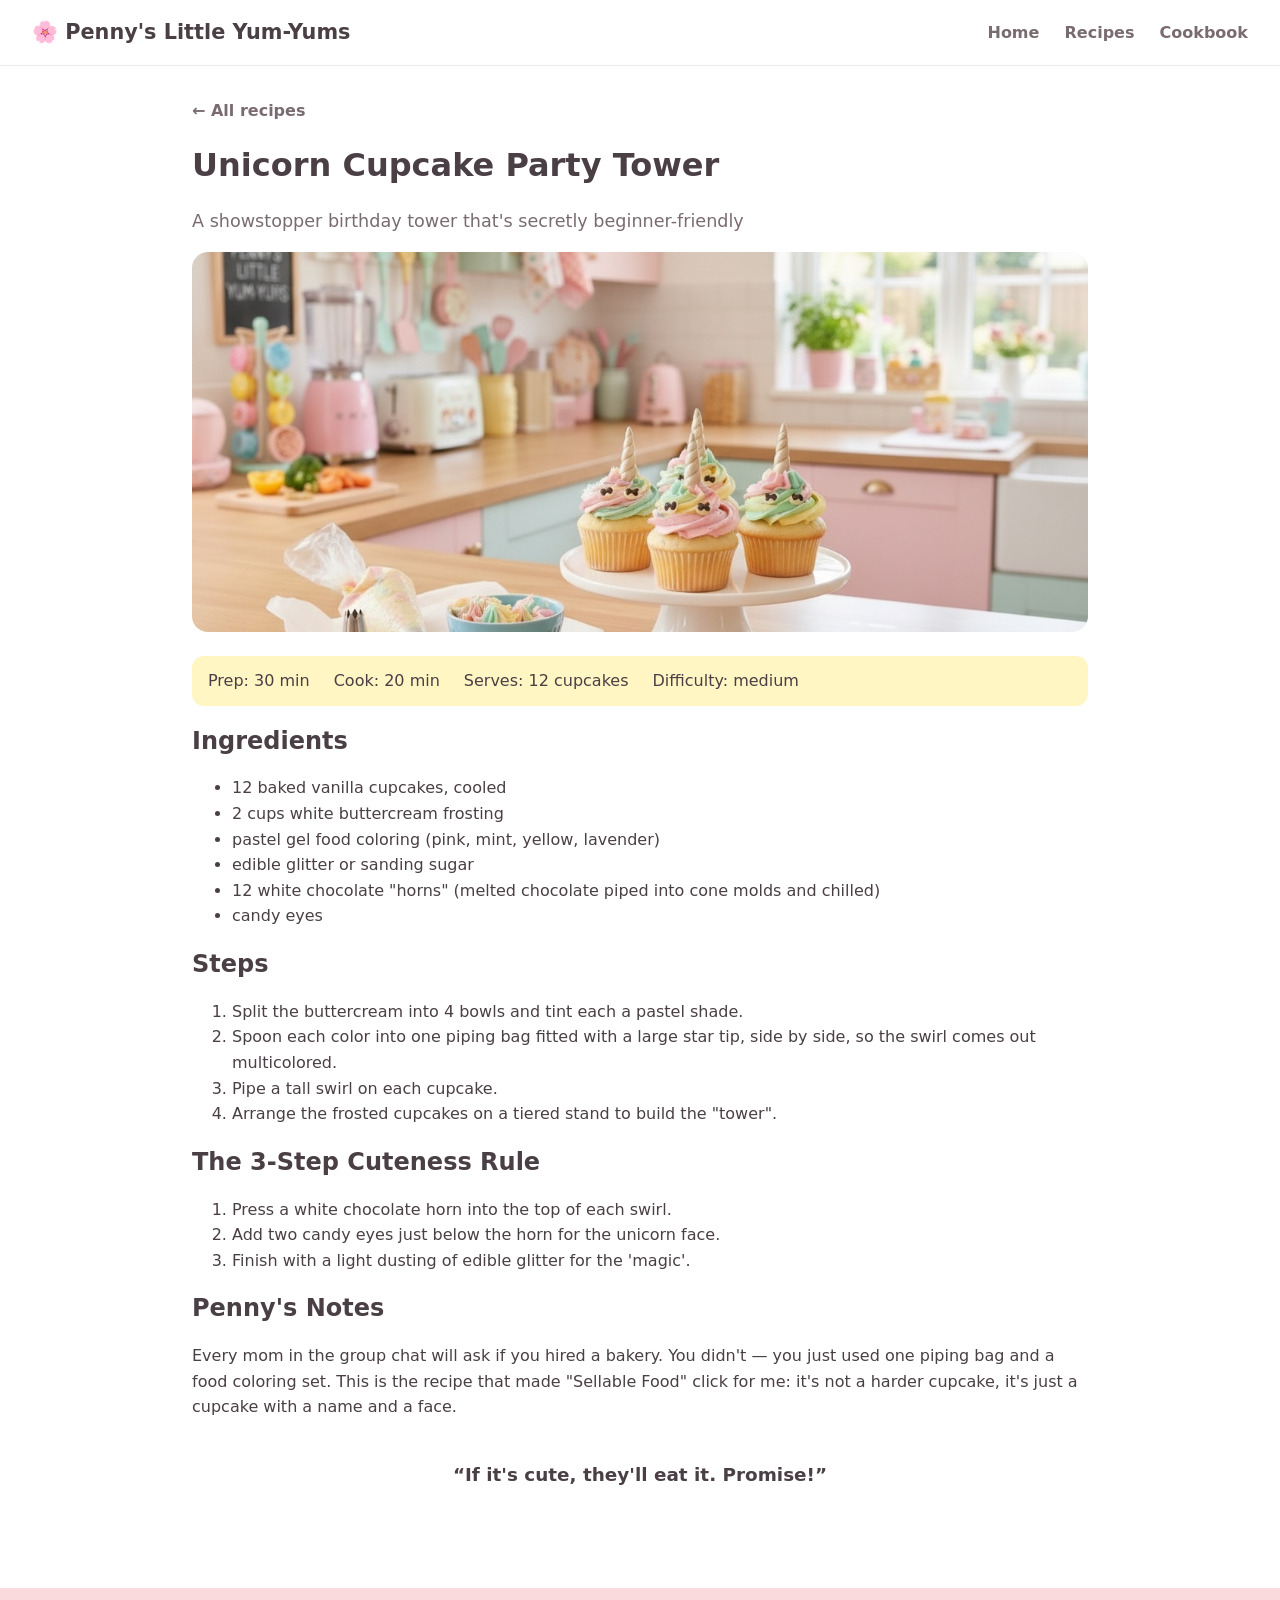
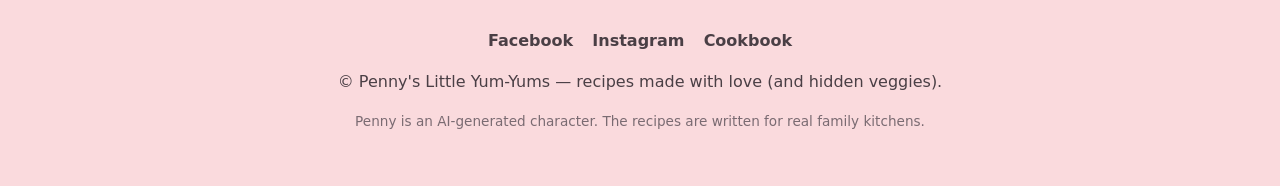
<file: recipes/unicorn-cupcake-party-tower.html>
<!DOCTYPE html>
<html lang="en">
<head>
<meta charset="UTF-8">
<meta name="viewport" content="width=device-width, initial-scale=1.0">
<title>Unicorn Cupcake Party Tower | Penny&#x27;s Little Yum-Yums</title>
<meta name="description" content="A showstopper birthday tower that&#x27;s secretly beginner-friendly">
<meta property="og:site_name" content="Penny&#x27;s Little Yum-Yums">
<meta property="og:type" content="article">
<meta property="og:title" content="Unicorn Cupcake Party Tower | Penny&#x27;s Little Yum-Yums">
<meta property="og:description" content="A showstopper birthday tower that&#x27;s secretly beginner-friendly">
<meta property="og:url" content="https://paift.github.io/PennyWeb/recipes/unicorn-cupcake-party-tower.html">
<meta property="og:image" content="https://paift.github.io/PennyWeb/assets/img/unicorn-cupcake-party-tower.jpg">
<script type="application/ld+json">{"@context": "https://schema.org", "@type": "Recipe", "name": "Unicorn Cupcake Party Tower", "description": "A showstopper birthday tower that's secretly beginner-friendly", "image": ["https://paift.github.io/PennyWeb/assets/img/unicorn-cupcake-party-tower.jpg"], "author": {"@type": "Organization", "name": "Penny's Little Yum-Yums"}, "prepTime": "PT30M", "cookTime": "PT20M", "totalTime": "PT50M", "recipeYield": "12 cupcakes", "recipeCategory": "Party food", "keywords": "picky eater, kids recipe, party, birthday, dessert", "recipeIngredient": ["12 baked vanilla cupcakes, cooled", "2 cups white buttercream frosting", "pastel gel food coloring (pink, mint, yellow, lavender)", "edible glitter or sanding sugar", "12 white chocolate \"horns\" (melted chocolate piped into cone molds and chilled)", "candy eyes"], "recipeInstructions": [{"@type": "HowToStep", "text": "Split the buttercream into 4 bowls and tint each a pastel shade."}, {"@type": "HowToStep", "text": "Spoon each color into one piping bag fitted with a large star tip, side by side, so the swirl comes out multicolored."}, {"@type": "HowToStep", "text": "Pipe a tall swirl on each cupcake."}, {"@type": "HowToStep", "text": "Arrange the frosted cupcakes on a tiered stand to build the \"tower\"."}]}</script>
<link rel="stylesheet" href="../assets/css/style.css">
</head>
<body>
<nav class="nav">
  <a href="../index.html" class="logo">🌸 Penny&#x27;s Little Yum-Yums</a>
  <div class="nav-links">
    <a href="../index.html">Home</a>
    <a href="../recipes/index.html">Recipes</a>
    <a href="../cookbook/index.html">Cookbook</a>
  </div>
</nav>


<main class="recipe">
  <a class="back" href="index.html">&larr; All recipes</a>
  <h1>Unicorn Cupcake Party Tower</h1>
  <p class="subtitle">A showstopper birthday tower that&#x27;s secretly beginner-friendly</p>
  <img class="hero-image" src="../assets/img/unicorn-cupcake-party-tower.jpg" alt="Unicorn Cupcake Party Tower">
  
  <div class="meta">
    <span>Prep: 30 min</span>
    <span>Cook: 20 min</span>
    <span>Serves: 12 cupcakes</span>
    <span>Difficulty: medium</span>
  </div>
  <h2>Ingredients</h2>
  <ul><li>12 baked vanilla cupcakes, cooled</li><li>2 cups white buttercream frosting</li><li>pastel gel food coloring (pink, mint, yellow, lavender)</li><li>edible glitter or sanding sugar</li><li>12 white chocolate &quot;horns&quot; (melted chocolate piped into cone molds and chilled)</li><li>candy eyes</li></ul>
  <h2>Steps</h2>
  <ol><li>Split the buttercream into 4 bowls and tint each a pastel shade.</li><li>Spoon each color into one piping bag fitted with a large star tip, side by side, so the swirl comes out multicolored.</li><li>Pipe a tall swirl on each cupcake.</li><li>Arrange the frosted cupcakes on a tiered stand to build the &quot;tower&quot;.</li></ol>
  <h2>The 3-Step Cuteness Rule</h2>
  <ol><li>Press a white chocolate horn into the top of each swirl.</li><li>Add two candy eyes just below the horn for the unicorn face.</li><li>Finish with a light dusting of edible glitter for the &#x27;magic&#x27;.</li></ol>
  <h2>Penny's Notes</h2><p>Every mom in the group chat will ask if you hired a bakery. You didn&#x27;t —
you just used one piping bag and a food coloring set. This is the recipe
that made &quot;Sellable Food&quot; click for me: it&#x27;s not a harder cupcake, it&#x27;s
just a cupcake with a name and a face.</p>
  <p class="catchphrase">&ldquo;If it&#x27;s cute, they&#x27;ll eat it. Promise!&rdquo;</p>
</main>

<footer>
  <div class="social"><a href="https://www.facebook.com/1367307663133346">Facebook</a><a href="https://www.instagram.com/pennys.yumyums/">Instagram</a><a href="https://pennyyumyums.gumroad.com/l/cutie-fied-cookbook">Cookbook</a></div>
  <p>&copy; Penny&#x27;s Little Yum-Yums &mdash; recipes made with love (and hidden veggies).</p>
  <p class="disclosure">Penny is an AI-generated character. The recipes are written for real family kitchens.</p>
</footer>

</body>
</html>
</file>
<file: assets/css/style.css>
:root {
  --pink: #FADADD;
  --mint: #C9F2E1;
  --yellow: #FFF6C3;
  --text: #4a3f45;
  --muted: #7a6b72;
}
* { box-sizing: border-box; }
body {
  margin: 0;
  font-family: 'Segoe UI', system-ui, sans-serif;
  color: var(--text);
  background: #fff;
  line-height: 1.6;
}
img { max-width: 100%; }
h1, h2, h3 { line-height: 1.25; }

.nav {
  display: flex;
  flex-wrap: wrap;
  gap: 1rem;
  align-items: center;
  justify-content: space-between;
  padding: 1rem 2rem;
  background: white;
  border-bottom: 1px solid #f0e8ec;
  position: sticky;
  top: 0;
  z-index: 10;
}
.logo { font-size: 1.3rem; font-weight: bold; text-decoration: none; color: var(--text); }
.nav-links a {
  margin-left: 1.25rem;
  text-decoration: none;
  color: var(--muted);
  font-weight: 600;
}
.nav-links a:hover { color: var(--text); }

.home-hero {
  display: grid;
  grid-template-columns: 1.1fr 1fr;
  align-items: center;
  gap: 2.5rem;
  padding: 3rem 2rem;
  background: linear-gradient(135deg, var(--pink) 0%, var(--yellow) 100%);
}
.home-hero img { border-radius: 20px; box-shadow: 0 8px 24px rgba(0,0,0,0.12); }
.home-hero h1 { font-size: clamp(2rem, 4vw, 3rem); margin: 0 0 0.5rem; }
.tagline { font-style: italic; font-size: 1.15rem; margin-top: 0; }

.btn-row { display: flex; flex-wrap: wrap; gap: 0.75rem; margin-top: 1.5rem; }
.btn {
  display: inline-block;
  padding: 0.7rem 1.5rem;
  background: var(--text);
  color: white;
  text-decoration: none;
  border-radius: 999px;
  font-weight: 600;
}
.btn:hover { opacity: 0.88; }
.btn-secondary { background: white; color: var(--text); }

main { max-width: 960px; margin: 0 auto; padding: 2rem; }
section { margin: 3.5rem 0; }
.center { text-align: center; }

.split {
  display: grid;
  grid-template-columns: 1fr 1fr;
  gap: 2.5rem;
  align-items: center;
}
.split img { border-radius: 16px; box-shadow: 0 4px 16px rgba(0,0,0,0.1); }
.split.reverse img { order: 2; }

.pillars {
  display: grid;
  grid-template-columns: repeat(auto-fit, minmax(195px, 1fr));
  gap: 1.25rem;
}
.pillar {
  background: var(--mint);
  border-radius: 16px;
  padding: 1.25rem;
}
.pillar h3 { margin-top: 0; }

.grid {
  display: grid;
  grid-template-columns: repeat(auto-fill, minmax(220px, 1fr));
  gap: 1.5rem;
}
.card {
  text-decoration: none;
  color: var(--text);
  background: white;
  border-radius: 16px;
  overflow: hidden;
  box-shadow: 0 2px 8px rgba(0,0,0,0.08);
  transition: transform 0.15s ease;
}
.card:hover { transform: translateY(-4px); }
.card img { width: 100%; height: 170px; object-fit: cover; display: block; }
.card-body { padding: 1rem; }
.card-body h3 { margin: 0 0 0.4rem; }
.card-body p { margin: 0; color: var(--muted); }

.recipe .hero-image {
  width: 100%;
  max-height: 380px;
  object-fit: cover;
  border-radius: 16px;
}
.subtitle { font-size: 1.1rem; color: var(--muted); }
.back { text-decoration: none; color: var(--muted); font-weight: 600; }
.veggie-badge {
  display: inline-block;
  background: var(--mint);
  padding: 0.25rem 0.85rem;
  border-radius: 999px;
  font-size: 0.9rem;
}
.meta {
  display: flex;
  gap: 1.5rem;
  flex-wrap: wrap;
  background: var(--yellow);
  padding: 0.75rem 1rem;
  border-radius: 12px;
  margin: 1rem 0;
}
.catchphrase { font-size: 1.15rem; font-weight: bold; }
.recipe .catchphrase { text-align: center; margin-top: 2.5rem; }

footer {
  text-align: center;
  padding: 2.5rem 2rem;
  background: var(--pink);
  margin-top: 3rem;
}
.social { margin-bottom: 0.75rem; }
.social a {
  margin: 0 0.6rem;
  color: var(--text);
  font-weight: 600;
  text-decoration: none;
}
.disclosure { font-size: 0.85rem; color: var(--muted); }

.eyebrow { text-transform: uppercase; letter-spacing: .08em; font-weight: 700; color: #4FA98A; font-size: .85rem; margin: 0; }
.small { font-size: .85rem; color: var(--muted); }
.btn-disabled { background: #cbbfc5; cursor: default; }
.book-promo, .book-hero { display: grid; grid-template-columns: 1fr 1fr; gap: 2.5rem; align-items: center; }
.book-promo { background: var(--yellow); border-radius: 20px; padding: 2rem; }
.book-promo img, .book-hero img { border-radius: 16px; box-shadow: 0 4px 16px rgba(0,0,0,0.12); }
.book-hero { padding: 3rem 2rem; background: linear-gradient(135deg, var(--mint) 0%, var(--yellow) 100%); }
.book-hero h1 { font-size: clamp(2rem, 4vw, 2.8rem); margin: .2rem 0 .5rem; }
.teasers { display: grid; grid-template-columns: repeat(auto-fit, minmax(300px, 1fr)); gap: 1.5rem; }
.teaser { background: white; border-radius: 16px; overflow: hidden; box-shadow: 0 2px 8px rgba(0,0,0,0.08); }
.teaser img { width: 100%; height: 220px; object-fit: cover; display: block; }
.teaser-body { padding: 1rem 1.25rem 1.25rem; }
.teaser-body h3 { margin: 0 0 .2rem; }
.magic { background: #E6DDF7; border-radius: 12px; padding: .75rem 1rem; }
.locked { font-size: .9rem; color: var(--muted); font-style: italic; margin-bottom: 0; }
.chapters { display: grid; grid-template-columns: repeat(auto-fit, minmax(200px, 1fr)); gap: 1.25rem; }
.chapter-list { background: var(--pink); border-radius: 16px; padding: 1rem 1.25rem; }
.chapter-list h3 { margin-top: 0; }
.chapter-list ul { padding-left: 1.1rem; margin: 0; }
.extras { background: var(--mint); border-radius: 20px; padding: 1.5rem 2rem; }

@media (max-width: 760px) {
  .home-hero, .split, .book-promo, .book-hero { grid-template-columns: 1fr; }
  .split.reverse img { order: 0; }
  .nav { padding: 1rem; }
  main { padding: 1.5rem 1rem; }
}
</file>
